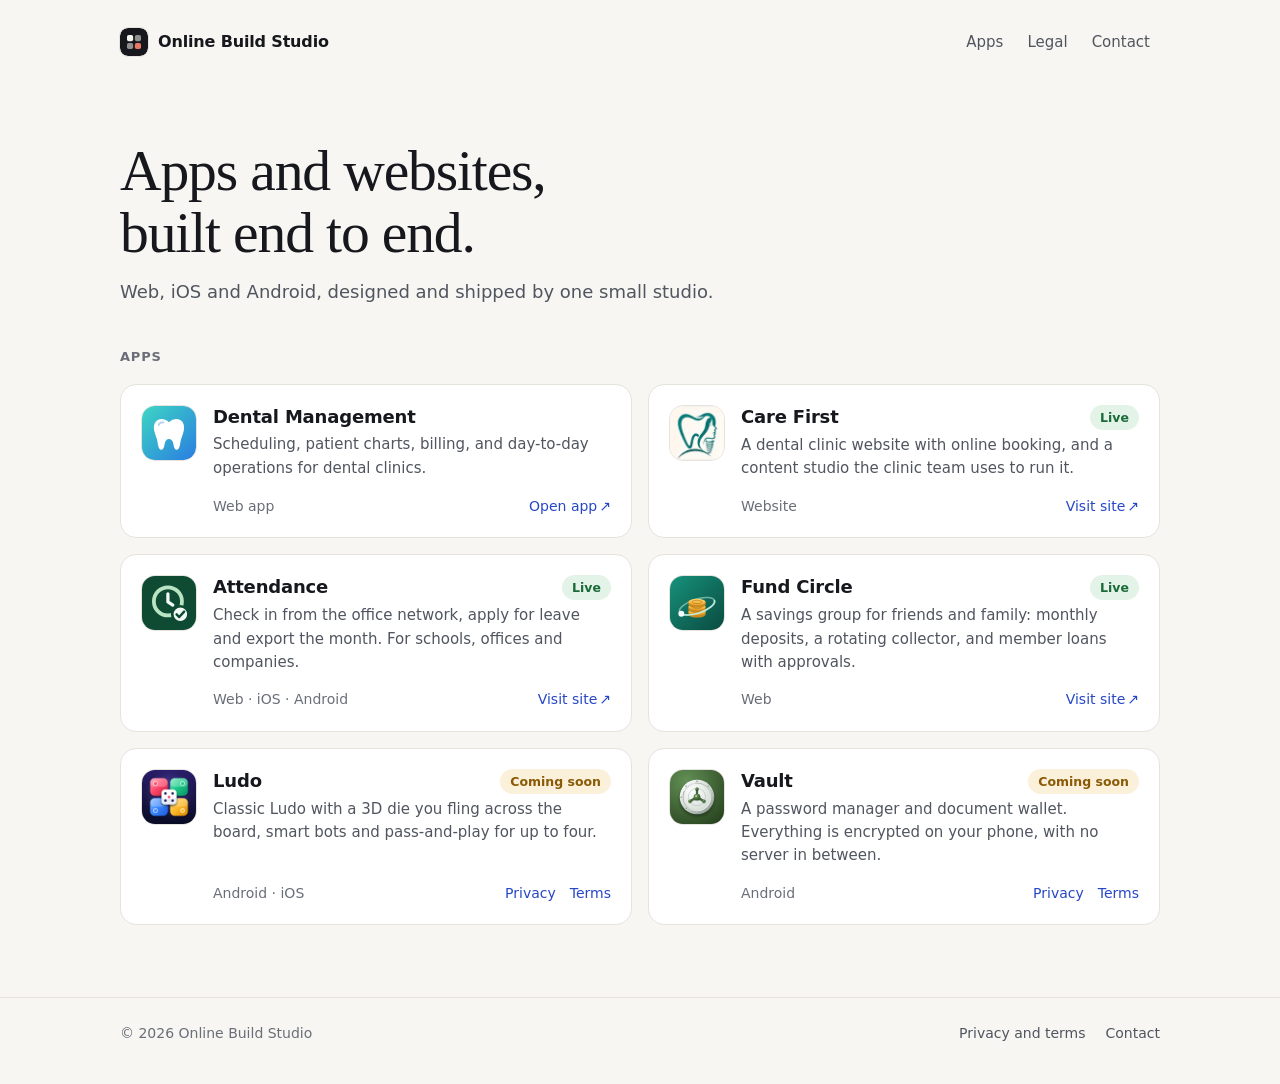
<file: index.html>
<!doctype html>
<html lang="en">
<head>
  <meta charset="utf-8">
  <meta name="viewport" content="width=device-width, initial-scale=1">
  <title>Online Build Studio: apps and websites</title>
  <meta name="description" content="Web, iOS and Android apps designed and built end to end by Online Build Studio: Dental Management, Care First, Attendance, Fund Circle, Ludo and Vault.">
  <link rel="canonical" href="https://onlinebuildstudio.com/">
  <link rel="icon" href="/assets/icons/favicon.svg" type="image/svg+xml">
  <link rel="stylesheet" href="/assets/css/site.css">
  <meta name="theme-color" content="#f7f6f2" media="(prefers-color-scheme: light)">
  <meta name="theme-color" content="#0f1114" media="(prefers-color-scheme: dark)">
  <meta property="og:type" content="website">
  <meta property="og:site_name" content="Online Build Studio">
  <meta property="og:title" content="Online Build Studio">
  <meta property="og:description" content="Apps and websites, built end to end.">
  <meta property="og:url" content="https://onlinebuildstudio.com/">
  <script type="application/ld+json">
  {"@context": "https://schema.org", "@type": "Organization", "name": "Online Build Studio", "url": "https://onlinebuildstudio.com/", "email": "ashish.srtha@gmail.com"}
  </script>
</head>
<body>
  <a class="skip" href="#main">Skip to content</a>

  <header class="site-header">
    <div class="wrap">
      <a class="brand" href="/"><img src="/assets/icons/favicon.svg" alt="" width="28" height="28">Online Build Studio</a>
      <nav aria-label="Main">
        <ul class="nav">
          <li><a href="#apps">Apps</a></li>
          <li><a href="https://legal.onlinebuildstudio.com/">Legal</a></li>
          <li><a href="mailto:ashish.srtha@gmail.com">Contact</a></li>
        </ul>
      </nav>
    </div>
  </header>

  <main id="main">
    <section class="hero wrap">
      <h1>Apps and websites, built end to end.</h1>
      <p>Web, iOS and Android, designed and shipped by one small studio.</p>
    </section>

    <section class="apps wrap" id="apps" aria-labelledby="apps-title">
      <h2 class="section-title" id="apps-title">Apps</h2>
      <ul class="grid">

        <li>
          <article class="card is-link">
            <div class="app-icon"><img src="/assets/icons/dental-management.svg" alt="" width="56" height="56"></div>
            <div class="card-body">
              <div class="card-head">
                <h3><a class="card-link" href="https://dental.onlinebuildstudio.com/">Dental Management</a></h3>
              </div>
              <p class="card-desc">Scheduling, patient charts, billing, and day-to-day operations for dental clinics.</p>
              <div class="card-foot">
                <span class="platforms">Web app</span>
                <span class="visit" aria-hidden="true">Open app<span class="arrow">↗</span></span>
              </div>
            </div>
          </article>
        </li>

        <li>
          <article class="card is-link">
            <div class="app-icon"><img src="/assets/icons/care-first.png" alt="" width="56" height="56"></div>
            <div class="card-body">
              <div class="card-head">
                <h3><a class="card-link" href="https://carefirst.onlinebuildstudio.com/">Care First</a></h3>
                <span class="status status-live">Live</span>
              </div>
              <p class="card-desc">A dental clinic website with online booking, and a content studio the clinic team uses to run it.</p>
              <div class="card-foot">
                <span class="platforms">Website</span>
                <span class="visit" aria-hidden="true">Visit site<span class="arrow">↗</span></span>
              </div>
            </div>
          </article>
        </li>

        <li>
          <article class="card is-link">
            <div class="app-icon"><img src="/assets/icons/attendance.svg?v=2" alt="" width="56" height="56"></div>
            <div class="card-body">
              <div class="card-head">
                <h3><a class="card-link" href="https://attendance.onlinebuildstudio.com/">Attendance</a></h3>
                <span class="status status-live">Live</span>
              </div>
              <p class="card-desc">Check in from the office network, apply for leave and export the month. For schools, offices and companies.</p>
              <div class="card-foot">
                <span class="platforms">Web · iOS · Android</span>
                <span class="visit" aria-hidden="true">Visit site<span class="arrow">↗</span></span>
              </div>
            </div>
          </article>
        </li>

        <li>
          <article class="card is-link">
            <div class="app-icon"><img src="/assets/icons/fund-circle.svg" alt="" width="56" height="56"></div>
            <div class="card-body">
              <div class="card-head">
                <h3><a class="card-link" href="https://fund.onlinebuildstudio.com/">Fund Circle</a></h3>
                <span class="status status-live">Live</span>
              </div>
              <p class="card-desc">A savings group for friends and family: monthly deposits, a rotating collector, and member loans with approvals.</p>
              <div class="card-foot">
                <span class="platforms">Web</span>
                <span class="visit" aria-hidden="true">Visit site<span class="arrow">↗</span></span>
              </div>
            </div>
          </article>
        </li>

        <li>
          <article class="card">
            <div class="app-icon"><img src="/assets/icons/ludo.png" alt="" width="56" height="56"></div>
            <div class="card-body">
              <div class="card-head">
                <h3>Ludo</h3>
                <span class="status status-soon">Coming soon</span>
              </div>
              <p class="card-desc">Classic Ludo with a 3D die you fling across the board, smart bots and pass-and-play for up to four.</p>
              <div class="card-foot">
                <span class="platforms">Android · iOS</span>
                <span class="links"><a href="https://legal.onlinebuildstudio.com/ludo/privacy/">Privacy</a><a href="https://legal.onlinebuildstudio.com/ludo/terms/">Terms</a></span>
              </div>
            </div>
          </article>
        </li>

        <li>
          <article class="card is-link">
            <div class="app-icon"><img src="/assets/icons/vault.svg" alt="" width="56" height="56"></div>
            <div class="card-body">
              <div class="card-head">
                <h3><a class="card-link" href="https://legal.onlinebuildstudio.com/vault/">Vault</a></h3>
                <span class="status status-soon">Coming soon</span>
              </div>
              <p class="card-desc">A password manager and document wallet. Everything is encrypted on your phone, with no server in between.</p>
              <div class="card-foot">
                <span class="platforms">Android</span>
                <span class="links"><a href="https://legal.onlinebuildstudio.com/vault/privacy/">Privacy</a><a href="https://legal.onlinebuildstudio.com/vault/terms/">Terms</a></span>
              </div>
            </div>
          </article>
        </li>

      </ul>
    </section>
  </main>

  <footer class="site-footer">
    <div class="wrap">
      <span>© 2026 Online Build Studio</span>
      <ul>
        <li><a href="https://legal.onlinebuildstudio.com/">Privacy and terms</a></li>
        <li><a href="mailto:ashish.srtha@gmail.com">Contact</a></li>
      </ul>
    </div>
  </footer>
</body>
</html>
</file>
<file: assets/css/site.css>
/* Online Build Studio. One stylesheet, no web fonts, no framework. Light and dark follow the system. */

:root {
  color-scheme: light dark;
  --bg: #f7f6f2;
  --surface: #ffffff;
  --text: #16181d;
  --text-2: #50555f;
  --text-3: #696e78;
  --border: #e5e3dc;
  --border-hover: #cfccc2;
  --accent: #2747c7;
  --live-bg: #e3f3e8;
  --live-fg: #1b6b3a;
  --soon-bg: #fbf0d9;
  --soon-fg: #8a5a07;
  --dev-bg: #eceafd;
  --dev-fg: #4636b0;
  --focus: 0 0 0 3px color-mix(in srgb, var(--accent) 35%, transparent);
  --radius: 16px;
  --sans: system-ui, -apple-system, "Segoe UI", Roboto, "Helvetica Neue", Arial, sans-serif;
  --serif: "Iowan Old Style", "Charter", "Bitstream Charter", "Sitka Text", Cambria, Georgia, serif;
}

@media (prefers-color-scheme: dark) {
  :root {
    --bg: #0f1114;
    --surface: #171a1f;
    --text: #eceef1;
    --text-2: #a9aeb8;
    --text-3: #868b95;
    --border: #262a31;
    --border-hover: #3a3f48;
    --accent: #8ea6ff;
    --live-bg: #13301f;
    --live-fg: #8fdcaa;
    --soon-bg: #33270f;
    --soon-fg: #f2c46b;
    --dev-bg: #221d47;
    --dev-fg: #b9b0ff;
  }
}

*, *::before, *::after { box-sizing: border-box; }

html { -webkit-text-size-adjust: 100%; }

body {
  margin: 0;
  background: var(--bg);
  color: var(--text);
  font: 16px/1.6 var(--sans);
  -webkit-font-smoothing: antialiased;
}

a { color: var(--accent); text-decoration: none; }
a:hover { text-decoration: underline; text-underline-offset: 3px; }
a:focus-visible { outline: none; box-shadow: var(--focus); border-radius: 6px; }

.skip {
  position: absolute; left: 16px; top: -48px; padding: 8px 12px;
  background: var(--surface); border: 1px solid var(--border); border-radius: 8px; z-index: 2;
}
.skip:focus { top: 12px; }

.wrap { width: min(1040px, 100% - 32px); margin-inline: auto; }

/* Header */
.site-header { padding-block: 24px; }
.site-header .wrap { display: flex; align-items: center; justify-content: space-between; gap: 16px; }
.brand { display: inline-flex; align-items: center; gap: 10px; color: var(--text); font-weight: 600; letter-spacing: -0.01em; }
.brand:hover { text-decoration: none; }
.brand { white-space: nowrap; }
.brand img { width: 28px; height: 28px; border-radius: 8px; outline: 1px solid var(--border); }
.nav { display: flex; gap: 4px; margin: 0; padding: 0; list-style: none; }
.nav a { display: block; padding: 6px 10px; color: var(--text-2); font-size: 15px; border-radius: 8px; }
.nav a:hover { color: var(--text); background: color-mix(in srgb, var(--text) 6%, transparent); text-decoration: none; }

/* Hero */
.hero { padding-block: 56px 40px; }
.hero h1 {
  margin: 0 0 14px; max-width: 16ch;
  font: 400 clamp(2.25rem, 1.6rem + 3vw, 3.6rem)/1.08 var(--serif);
  letter-spacing: -0.02em;
}
.hero p { margin: 0; max-width: 56ch; text-wrap: pretty; color: var(--text-2); font-size: 1.125rem; }

/* App grid */
.apps { padding-bottom: 72px; }
.section-title { margin: 0 0 16px; font-size: 13px; font-weight: 600; letter-spacing: 0.06em; text-transform: uppercase; color: var(--text-3); }
.grid { display: grid; grid-template-columns: repeat(auto-fill, minmax(min(100%, 440px), 1fr)); gap: 16px; margin: 0; padding: 0; list-style: none; }

.card {
  position: relative; display: flex; gap: 16px; height: 100%;
  padding: 20px; background: var(--surface);
  border: 1px solid var(--border); border-radius: var(--radius);
  transition: border-color .15s ease, transform .15s ease;
}
.card.is-link:hover { border-color: var(--border-hover); transform: translateY(-2px); }
.card.is-link:has(.card-link:focus-visible) { box-shadow: var(--focus); }
@media (prefers-reduced-motion: reduce) { .card { transition: none; } .card.is-link:hover { transform: none; } }

.app-icon { flex: none; width: 56px; height: 56px; border-radius: 14px; overflow: hidden; border: 1px solid var(--border); }
.app-icon img { display: block; width: 100%; height: 100%; object-fit: cover; }

.card-body { display: flex; flex-direction: column; flex: 1; min-width: 0; }
.card-head { display: flex; align-items: flex-start; justify-content: space-between; gap: 12px; }
.card h3 { margin: 0; font-size: 1.125rem; font-weight: 600; letter-spacing: -0.01em; line-height: 1.35; }
.card-link { color: inherit; }
.card-link:hover { text-decoration: none; }
.card-link:focus-visible { box-shadow: none; }
/* Stretch the main link over the card, keeping secondary links clickable above it. */
.card-link::after { content: ""; position: absolute; inset: 0; border-radius: var(--radius); }
.card-desc { margin: 4px 0 14px; color: var(--text-2); font-size: 15px; line-height: 1.55; }

.card-foot { display: flex; flex-wrap: wrap; align-items: center; justify-content: space-between; gap: 6px 16px; margin-top: auto; font-size: 14px; }
.platforms { color: var(--text-3); }
.links { display: flex; flex-wrap: wrap; gap: 4px 14px; }
.links a { position: relative; z-index: 1; font-weight: 500; }
.visit { color: var(--accent); font-weight: 500; }
.arrow { display: inline-block; margin-left: 2px; transition: transform .15s ease; }
.card.is-link:hover .arrow { transform: translate(2px, -2px); }

.status { flex: none; padding: 2px 10px; border-radius: 999px; font-size: 12.5px; font-weight: 600; line-height: 1.7; white-space: nowrap; }
.status-live { background: var(--live-bg); color: var(--live-fg); }
.status-soon { background: var(--soon-bg); color: var(--soon-fg); }
.status-dev { background: var(--dev-bg); color: var(--dev-fg); }

/* Footer */
.site-footer { border-top: 1px solid var(--border); padding-block: 24px 40px; color: var(--text-3); font-size: 14px; }
.site-footer .wrap { display: flex; flex-wrap: wrap; justify-content: space-between; gap: 8px 24px; }
.site-footer ul { display: flex; flex-wrap: wrap; gap: 4px 20px; margin: 0; padding: 0; list-style: none; }
.site-footer a { color: var(--text-2); }

/* 404 and redirect pages */
.notice { padding-block: 96px; }
.notice h1 { margin: 0 0 12px; font: 400 2.25rem/1.15 var(--serif); letter-spacing: -0.02em; }
.notice p { margin: 0 0 8px; color: var(--text-2); }

@media (max-width: 560px) {
  .site-header { padding-block: 16px; }
  .site-header .wrap { gap: 8px; }
  .nav { gap: 0; margin-right: -8px; }
  .nav a { padding: 6px 8px; font-size: 14px; }
  .hero { padding-block: 32px 28px; }
  .card { padding: 16px; gap: 14px; }
  .app-icon { width: 48px; height: 48px; border-radius: 12px; }
}
</file>
